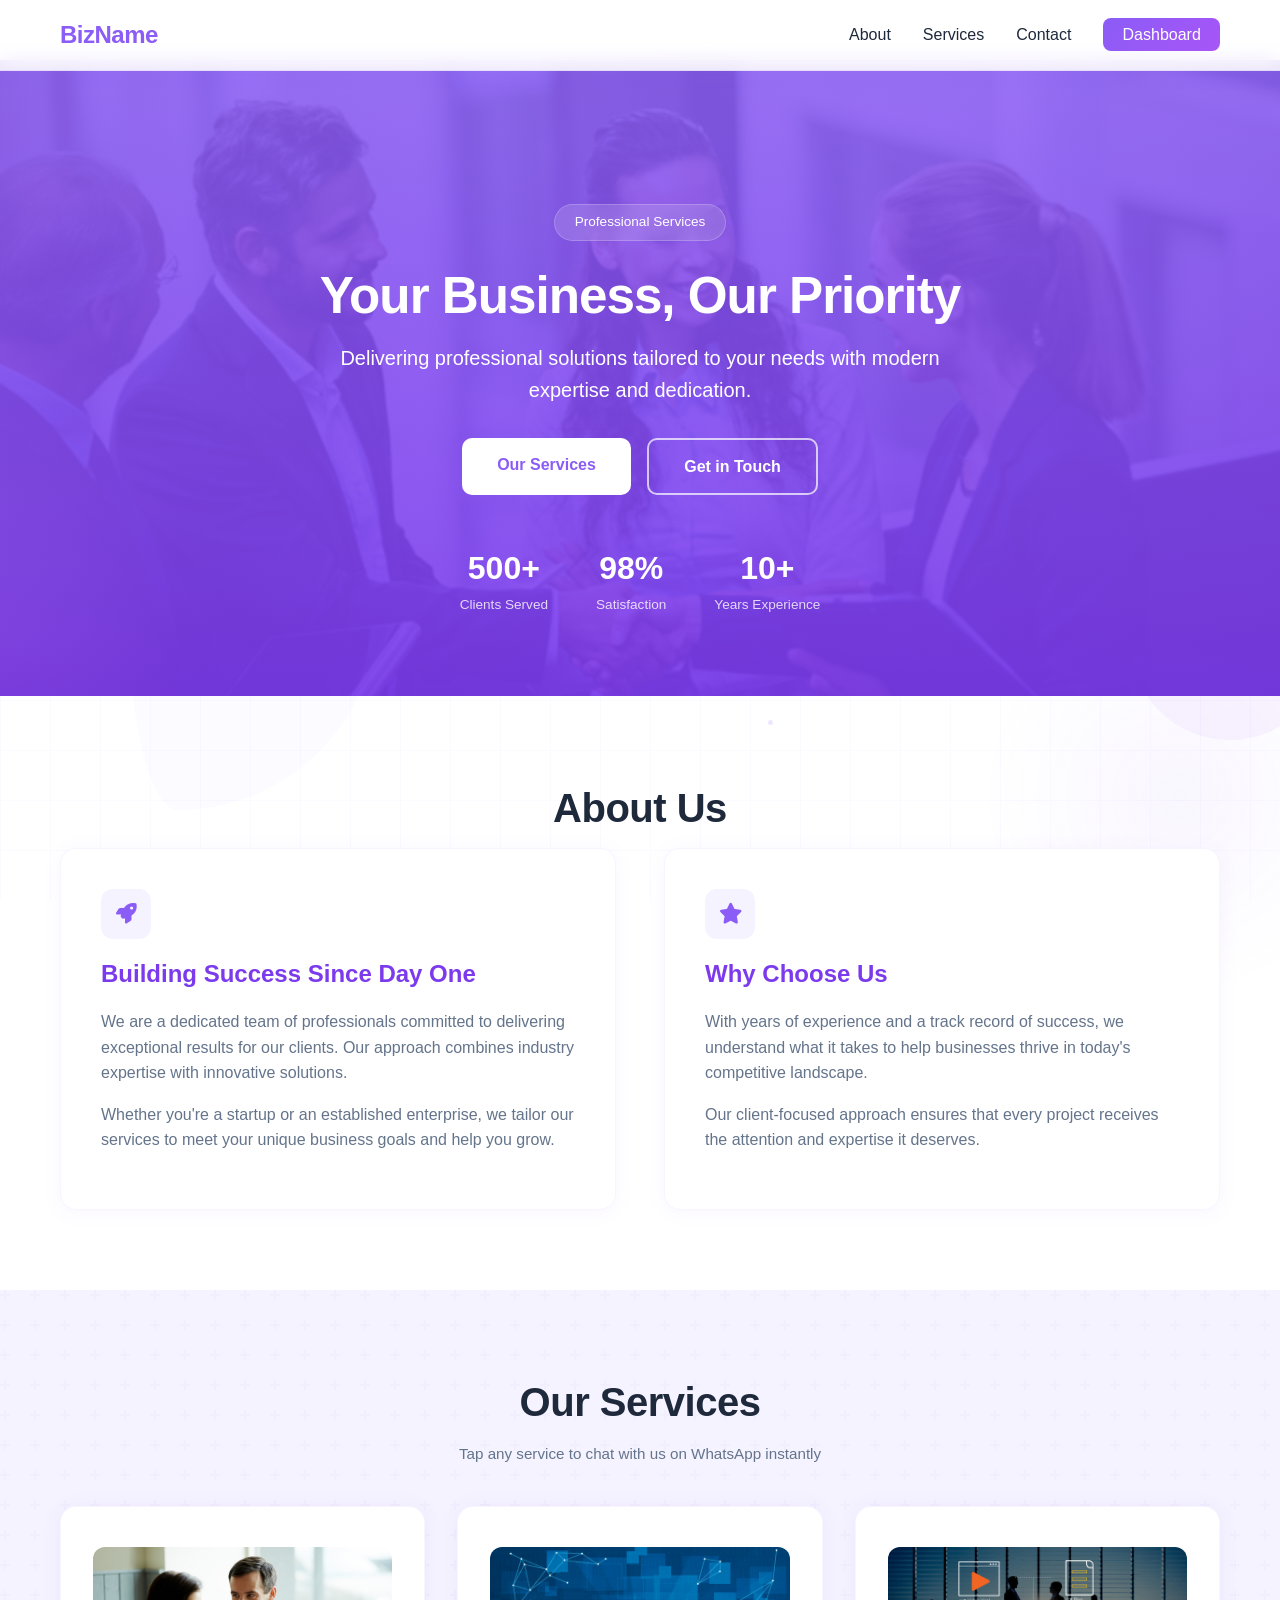
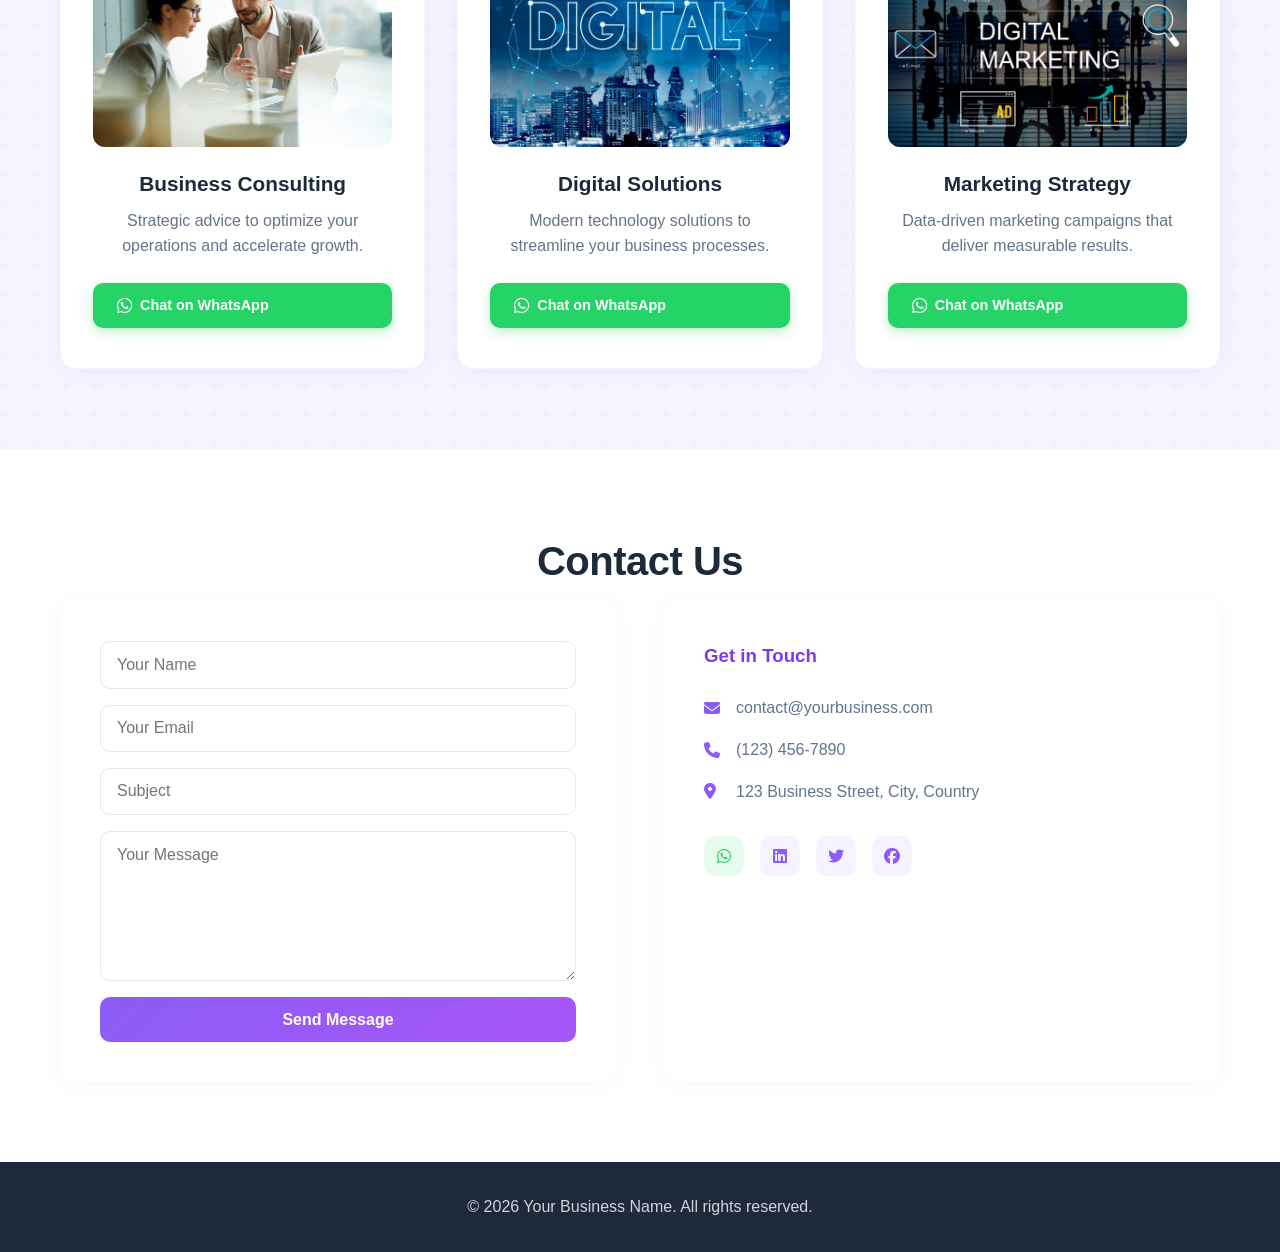
<file: index.html>
<!DOCTYPE html>
<html lang="en">
<head>
    <meta charset="UTF-8">
    <meta name="viewport" content="width=device-width, initial-scale=1.0">
    <title>Your Business Name | Professional Services</title>
    <link rel="stylesheet" href="style.css">
    <link rel="stylesheet" href="https://cdnjs.cloudflare.com/ajax/libs/font-awesome/6.4.0/css/all.min.css">
</head>
<body>
    <div class="bg-animation">
        <div class="shape shape-1"></div>
        <div class="shape shape-2"></div>
        <div class="shape shape-3"></div>
        <div class="shape shape-4"></div>
    </div>
    <div class="grid-pattern"></div>
    <div class="particle particle-1"></div>
    <div class="particle particle-2"></div>
    <div class="particle particle-3"></div>
    <div class="particle particle-4"></div>
    <div class="particle particle-5"></div>
    <div class="particle particle-6"></div>
    <div class="particle particle-7"></div>
    <div class="particle particle-8"></div>
    <nav>
        <div class="container">
            <a href="#" class="logo">BizName</a>
            <button class="menu-toggle" aria-label="Toggle menu">&#9776;</button>
            <ul class="nav-links">
                <li><a href="#about">About</a></li>
                <li><a href="#services">Services</a></li>
                <li><a href="#contact">Contact</a></li>
                <li><a href="dashboard.html" class="nav-dashboard">Dashboard</a></li>
            </ul>
        </div>
    </nav>

    <section class="hero" style="background: linear-gradient(rgba(139, 92, 246, 0.85), rgba(124, 58, 237, 0.9)), url('hero-section.jpg') center/cover no-repeat;">
            <div class="hero-badge animate-on-scroll">Professional Services</div>
            <h1 class="animate-on-scroll">Your Business, Our Priority</h1>
            <p class="animate-on-scroll">Delivering professional solutions tailored to your needs with modern expertise and dedication.</p>
            <div class="hero-buttons animate-on-scroll">
                <a href="#services" class="btn">Our Services</a>
                <a href="#contact" class="btn btn-secondary">Get in Touch</a>
            </div>
            <div class="hero-stats animate-on-scroll">
                <div class="hero-stat">
                    <span class="hero-stat-number">500+</span>
                    <span class="hero-stat-label">Clients Served</span>
                </div>
                <div class="hero-stat">
                    <span class="hero-stat-number">98%</span>
                    <span class="hero-stat-label">Satisfaction</span>
                </div>
                <div class="hero-stat">
                    <span class="hero-stat-number">10+</span>
                    <span class="hero-stat-label">Years Experience</span>
                </div>
            </div>
        </div>
    </section>

    <section id="about" class="about">
        <div class="container">
            <h2 class="section-title animate-on-scroll">About Us</h2>
            <div class="about-content">
                <div class="about-text animate-on-scroll">
                    <div class="about-icon"><i class="fas fa-rocket"></i></div>
                    <h3>Building Success Since Day One</h3>
                    <p>We are a dedicated team of professionals committed to delivering exceptional results for our clients. Our approach combines industry expertise with innovative solutions.</p>
                    <p>Whether you're a startup or an established enterprise, we tailor our services to meet your unique business goals and help you grow.</p>
                </div>
                <div class="about-text animate-on-scroll">
                    <div class="about-icon"><i class="fas fa-star"></i></div>
                    <h3>Why Choose Us</h3>
                    <p>With years of experience and a track record of success, we understand what it takes to help businesses thrive in today's competitive landscape.</p>
                    <p>Our client-focused approach ensures that every project receives the attention and expertise it deserves.</p>
                </div>
            </div>
        </div>
    </section>

    <section id="services" class="services">
        <div class="container">
            <h2 class="section-title animate-on-scroll">Our Services</h2>
            <p class="section-subtitle animate-on-scroll">Tap any service to chat with us on WhatsApp instantly</p>
            <div class="services-grid">
                <div class="service-card animate-on-scroll stagger-1">
                    <img src="business-consulting.jpg" alt="Business Consulting" class="service-image">
                    <h3>Business Consulting</h3>
                    <p>Strategic advice to optimize your operations and accelerate growth.</p>
                    <a href="https://wa.me/1234567890?text=Hi%2C%20I%27m%20interested%20in%20Business%20Consulting%20services" class="btn-whatsapp" target="_blank">
                        <i class="fab fa-whatsapp"></i> Chat on WhatsApp
                    </a>
                </div>
                <div class="service-card animate-on-scroll stagger-2">
                    <img src="digital-solutions.jpg" alt="Digital Solutions" class="service-image">
                    <h3>Digital Solutions</h3>
                    <p>Modern technology solutions to streamline your business processes.</p>
                    <a href="https://wa.me/1234567890?text=Hi%2C%20I%27m%20interested%20in%20Digital%20Solutions%20services" class="btn-whatsapp" target="_blank">
                        <i class="fab fa-whatsapp"></i> Chat on WhatsApp
                    </a>
                </div>
                <div class="service-card animate-on-scroll stagger-3">
                    <img src="marketing-strategy.jpg" alt="Marketing Strategy" class="service-image">
                    <h3>Marketing Strategy</h3>
                    <p>Data-driven marketing campaigns that deliver measurable results.</p>
                    <a href="https://wa.me/1234567890?text=Hi%2C%20I%27m%20interested%20in%20Marketing%20Strategy%20services" class="btn-whatsapp" target="_blank">
                        <i class="fab fa-whatsapp"></i> Chat on WhatsApp
                    </a>
                </div>
            </div>
        </div>
    </section>

    <section id="contact" class="contact">
        <div class="container">
            <h2 class="section-title animate-on-scroll">Contact Us</h2>
            <div class="contact-content">
                <form class="contact-form animate-on-scroll">
                    <input type="text" placeholder="Your Name" required>
                    <input type="email" placeholder="Your Email" required>
                    <input type="text" placeholder="Subject" required>
                    <textarea placeholder="Your Message" required></textarea>
                    <button type="submit">Send Message</button>
                </form>
                <div class="contact-info animate-on-scroll">
                    <h3>Get in Touch</h3>
                    <p><i class="fas fa-envelope"></i> contact@yourbusiness.com</p>
                    <p><i class="fas fa-phone"></i> (123) 456-7890</p>
                    <p><i class="fas fa-map-marker-alt"></i> 123 Business Street, City, Country</p>
                    <div class="contact-social">
                        <a href="https://wa.me/1234567890" class="social-link whatsapp" target="_blank"><i class="fab fa-whatsapp"></i></a>
                        <a href="#" class="social-link"><i class="fab fa-linkedin"></i></a>
                        <a href="#" class="social-link"><i class="fab fa-twitter"></i></a>
                        <a href="#" class="social-link"><i class="fab fa-facebook"></i></a>
                    </div>
                </div>
            </div>
        </div>
    </section>

    <button class="scroll-top" id="scrollTop" aria-label="Scroll to top">
        <i class="fas fa-arrow-up"></i>
    </button>

    <footer>
        <div class="container">
            <p>&copy; 2026 Your Business Name. All rights reserved.</p>
        </div>
    </footer>

    <script src="script.js"></script>
</body>
</html>
</file>
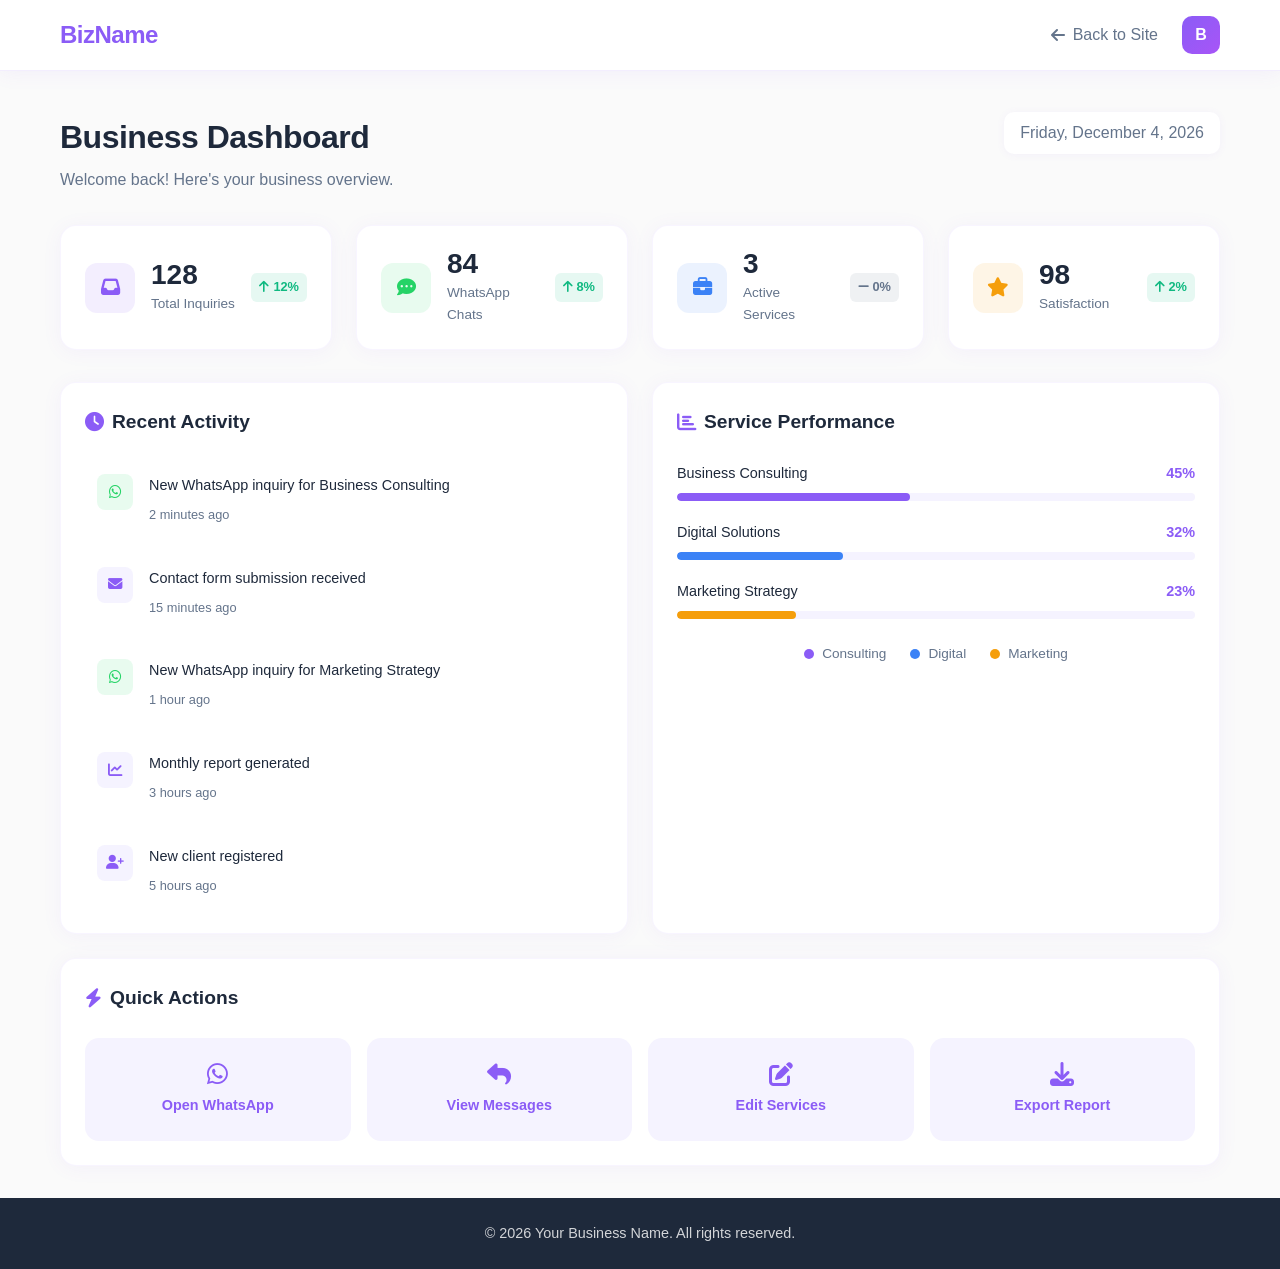
<file: dashboard.html>
<!DOCTYPE html>
<html lang="en">
<head>
    <meta charset="UTF-8">
    <meta name="viewport" content="width=device-width, initial-scale=1.0">
    <title>Dashboard | Your Business Name</title>
    <link rel="stylesheet" href="dashboard.css">
    <link rel="stylesheet" href="https://cdnjs.cloudflare.com/ajax/libs/font-awesome/6.4.0/css/all.min.css">
</head>
<body>
    <nav class="dashboard-nav">
        <div class="container">
            <a href="index.html" class="logo">BizName</a>
            <div class="nav-right">
                <a href="index.html" class="back-link"><i class="fas fa-arrow-left"></i> Back to Site</a>
                <div class="user-menu">
                    <div class="user-avatar">B</div>
                </div>
            </div>
        </div>
    </nav>

    <main class="dashboard-main">
        <div class="container">
            <div class="dashboard-header">
                <div>
                    <h1>Business Dashboard</h1>
                    <p>Welcome back! Here's your business overview.</p>
                </div>
                <div class="dashboard-date" id="currentDate"></div>
            </div>

            <div class="stats-grid">
                <div class="stat-card animate-on-scroll">
                    <div class="stat-icon" style="background: rgba(139, 92, 246, 0.1); color: #8b5cf6;">
                        <i class="fas fa-inbox"></i>
                    </div>
                    <div class="stat-info">
                        <span class="stat-value" id="totalInquiries">128</span>
                        <span class="stat-label">Total Inquiries</span>
                    </div>
                    <span class="stat-change positive"><i class="fas fa-arrow-up"></i> 12%</span>
                </div>
                <div class="stat-card animate-on-scroll">
                    <div class="stat-icon" style="background: rgba(37, 211, 102, 0.1); color: #25D366;">
                        <i class="fas fa-comment-dots"></i>
                    </div>
                    <div class="stat-info">
                        <span class="stat-value" id="whatsappChats">84</span>
                        <span class="stat-label">WhatsApp Chats</span>
                    </div>
                    <span class="stat-change positive"><i class="fas fa-arrow-up"></i> 8%</span>
                </div>
                <div class="stat-card animate-on-scroll">
                    <div class="stat-icon" style="background: rgba(59, 130, 246, 0.1); color: #3b82f6;">
                        <i class="fas fa-briefcase"></i>
                    </div>
                    <div class="stat-info">
                        <span class="stat-value">3</span>
                        <span class="stat-label">Active Services</span>
                    </div>
                    <span class="stat-change neutral"><i class="fas fa-minus"></i> 0%</span>
                </div>
                <div class="stat-card animate-on-scroll">
                    <div class="stat-icon" style="background: rgba(245, 158, 11, 0.1); color: #f59e0b;">
                        <i class="fas fa-star"></i>
                    </div>
                    <div class="stat-info">
                        <span class="stat-value">98%</span>
                        <span class="stat-label">Satisfaction</span>
                    </div>
                    <span class="stat-change positive"><i class="fas fa-arrow-up"></i> 2%</span>
                </div>
            </div>

            <div class="dashboard-grid">
                <div class="card activity-card">
                    <div class="card-header">
                        <h2><i class="fas fa-clock"></i> Recent Activity</h2>
                    </div>
                    <div class="activity-list">
                        <div class="activity-item">
                            <div class="activity-icon whatsapp"><i class="fab fa-whatsapp"></i></div>
                            <div class="activity-info">
                                <p class="activity-text">New WhatsApp inquiry for Business Consulting</p>
                                <span class="activity-time">2 minutes ago</span>
                            </div>
                        </div>
                        <div class="activity-item">
                            <div class="activity-icon"><i class="fas fa-envelope"></i></div>
                            <div class="activity-info">
                                <p class="activity-text">Contact form submission received</p>
                                <span class="activity-time">15 minutes ago</span>
                            </div>
                        </div>
                        <div class="activity-item">
                            <div class="activity-icon whatsapp"><i class="fab fa-whatsapp"></i></div>
                            <div class="activity-info">
                                <p class="activity-text">New WhatsApp inquiry for Marketing Strategy</p>
                                <span class="activity-time">1 hour ago</span>
                            </div>
                        </div>
                        <div class="activity-item">
                            <div class="activity-icon"><i class="fas fa-chart-line"></i></div>
                            <div class="activity-info">
                                <p class="activity-text">Monthly report generated</p>
                                <span class="activity-time">3 hours ago</span>
                            </div>
                        </div>
                        <div class="activity-item">
                            <div class="activity-icon"><i class="fas fa-user-plus"></i></div>
                            <div class="activity-info">
                                <p class="activity-text">New client registered</p>
                                <span class="activity-time">5 hours ago</span>
                            </div>
                        </div>
                    </div>
                </div>

                <div class="card performance-card">
                    <div class="card-header">
                        <h2><i class="fas fa-chart-bar"></i> Service Performance</h2>
                    </div>
                    <div class="performance-list">
                        <div class="performance-item">
                            <div class="performance-info">
                                <span class="performance-name">Business Consulting</span>
                                <span class="performance-value">45%</span>
                            </div>
                            <div class="progress-bar">
                                <div class="progress-fill" style="width: 45%; background: var(--primary);"></div>
                            </div>
                        </div>
                        <div class="performance-item">
                            <div class="performance-info">
                                <span class="performance-name">Digital Solutions</span>
                                <span class="performance-value">32%</span>
                            </div>
                            <div class="progress-bar">
                                <div class="progress-fill" style="width: 32%; background: #3b82f6;"></div>
                            </div>
                        </div>
                        <div class="performance-item">
                            <div class="performance-info">
                                <span class="performance-name">Marketing Strategy</span>
                                <span class="performance-value">23%</span>
                            </div>
                            <div class="progress-bar">
                                <div class="progress-fill" style="width: 23%; background: #f59e0b;"></div>
                            </div>
                        </div>
                    </div>
                    <div class="chart-legend">
                        <span class="legend-item"><span class="legend-dot" style="background: var(--primary);"></span> Consulting</span>
                        <span class="legend-item"><span class="legend-dot" style="background: #3b82f6;"></span> Digital</span>
                        <span class="legend-item"><span class="legend-dot" style="background: #f59e0b;"></span> Marketing</span>
                    </div>
                </div>
            </div>

            <div class="card quick-actions-card">
                <div class="card-header">
                    <h2><i class="fas fa-bolt"></i> Quick Actions</h2>
                </div>
                <div class="actions-grid">
                    <a href="https://wa.me/1234567890" class="action-btn" target="_blank">
                        <i class="fab fa-whatsapp"></i>
                        <span>Open WhatsApp</span>
                    </a>
                    <a href="#contact" class="action-btn">
                        <i class="fas fa-reply"></i>
                        <span>View Messages</span>
                    </a>
                    <a href="#" class="action-btn">
                        <i class="fas fa-edit"></i>
                        <span>Edit Services</span>
                    </a>
                    <a href="#" class="action-btn">
                        <i class="fas fa-download"></i>
                        <span>Export Report</span>
                    </a>
                </div>
            </div>
        </div>
    </main>

    <footer class="dashboard-footer">
        <div class="container">
            <p>&copy; 2026 Your Business Name. All rights reserved.</p>
        </div>
    </footer>

    <script src="dashboard.js"></script>
</body>
</html>
</file>
<file: style.css>
* {
    margin: 0;
    padding: 0;
    box-sizing: border-box;
}

:root {
    --primary: #8b5cf6;
    --primary-dark: #7c3aed;
    --primary-light: #c4b5fd;
    --primary-bg: #f5f3ff;
    --whatsapp: #25D366;
    --whatsapp-dark: #1da851;
    --secondary: #64748b;
    --dark: #1e293b;
    --light: #fafafa;
    --white: #ffffff;
    --gray: #e2e8f0;
    --gradient: linear-gradient(135deg, var(--primary) 0%, #a855f7 100%);
}

body {
    font-family: -apple-system, BlinkMacSystemFont, 'Segoe UI', Roboto, Oxygen, Ubuntu, sans-serif;
    line-height: 1.6;
    color: var(--dark);
    background: var(--white);
    overflow-x: hidden;
    position: relative;
}

/* Background Animations */
.bg-animation {
    position: fixed;
    top: 0;
    left: 0;
    width: 100%;
    height: 100%;
    pointer-events: none;
    z-index: 0;
    overflow: hidden;
}

/* Floating Geometric Shapes */
.shape {
    position: absolute;
    opacity: 0.06;
    animation: floatShape 20s infinite ease-in-out;
}

.shape-1 {
    width: 300px;
    height: 300px;
    background: var(--primary);
    border-radius: 30% 70% 70% 30% / 30% 30% 70% 70%;
    top: 10%;
    left: -100px;
    animation-delay: 0s;
}

.shape-2 {
    width: 200px;
    height: 200px;
    background: #a855f7;
    border-radius: 50%;
    top: 60%;
    right: -50px;
    animation-delay: 5s;
}

.shape-3 {
    width: 250px;
    height: 250px;
    background: var(--primary-light);
    border-radius: 20% 80% 80% 20% / 20% 20% 80% 80%;
    bottom: 10%;
    left: 10%;
    animation-delay: 10s;
}

.shape-4 {
    width: 180px;
    height: 180px;
    background: var(--primary);
    border-radius: 40% 60% 60% 40% / 60% 40% 60% 40%;
    top: 30%;
    right: 10%;
    animation-delay: 15s;
}

@keyframes floatShape {
    0%, 100% {
        transform: translate(0, 0) rotate(0deg);
    }
    25% {
        transform: translate(30px, -30px) rotate(90deg);
    }
    50% {
        transform: translate(-20px, 20px) rotate(180deg);
    }
    75% {
        transform: translate(20px, -10px) rotate(270deg);
    }
}

/* Animated Grid Pattern */
.grid-pattern {
    position: fixed;
    top: 0;
    left: 0;
    width: 100%;
    height: 100%;
    pointer-events: none;
    z-index: 0;
    opacity: 0.03;
    background-image:
        linear-gradient(var(--primary) 1px, transparent 1px),
        linear-gradient(90deg, var(--primary) 1px, transparent 1px);
    background-size: 50px 50px;
    animation: gridMove 30s linear infinite;
}

@keyframes gridMove {
    0% {
        transform: translate(0, 0);
    }
    100% {
        transform: translate(50px, 50px);
    }
}

/* Floating Particles */
.particle {
    position: fixed;
    width: 4px;
    height: 4px;
    background: var(--primary);
    border-radius: 50%;
    opacity: 0.15;
    pointer-events: none;
    z-index: 0;
    animation: particleFloat 15s infinite ease-in-out;
}

.particle-1 { top: 20%; left: 10%; animation-delay: 0s; }
.particle-2 { top: 40%; left: 80%; animation-delay: 2s; width: 6px; height: 6px; }
.particle-3 { top: 60%; left: 30%; animation-delay: 4s; }
.particle-4 { top: 80%; left: 60%; animation-delay: 6s; width: 5px; height: 5px; }
.particle-5 { top: 10%; left: 50%; animation-delay: 8s; }
.particle-6 { top: 70%; left: 90%; animation-delay: 10s; width: 6px; height: 6px; }
.particle-7 { top: 50%; left: 20%; animation-delay: 12s; }
.particle-8 { top: 30%; left: 70%; animation-delay: 14s; width: 5px; height: 5px; }

@keyframes particleFloat {
    0%, 100% {
        transform: translateY(0) translateX(0);
        opacity: 0.15;
    }
    50% {
        transform: translateY(-50px) translateX(20px);
        opacity: 0.3;
    }
}

/* Section-specific background accents */
.about::before {
    content: '';
    position: absolute;
    top: -100px;
    right: -100px;
    width: 400px;
    height: 400px;
    background: radial-gradient(circle, rgba(139, 92, 246, 0.05) 0%, transparent 70%);
    pointer-events: none;
}

.services::before {
    content: '';
    position: absolute;
    top: 0;
    left: 0;
    width: 100%;
    height: 100%;
    background: url("data:image/svg+xml,%3Csvg width='60' height='60' viewBox='0 0 60 60' xmlns='http://www.w3.org/2000/svg'%3E%3Cg fill='none' fill-rule='evenodd'%3E%3Cg fill='%238b5cf6' fill-opacity='0.03'%3E%3Cpath d='M36 34v-4h-2v4h-4v2h4v4h2v-4h4v-2h-4zm0-30V0h-2v4h-4v2h4v4h2V6h4V4h-4zM6 34v-4H4v4H0v2h4v4h2v-4h4v-2H6zM6 4V0H4v4H0v2h4v4h2V6h4V4H6z'/%3E%3C/g%3E%3C/g%3E%3C/svg%3E");
    pointer-events: none;
}

section {
    position: relative;
    z-index: 1;
}

nav, .hero .container, .container {
    position: relative;
    z-index: 2;
}

.container {
    max-width: 1200px;
    margin: 0 auto;
    padding: 0 20px;
}

/* Navigation */
nav {
    background: rgba(255, 255, 255, 0.85);
    backdrop-filter: blur(10px);
    -webkit-backdrop-filter: blur(10px);
    box-shadow: 0 1px 20px rgba(139, 92, 246, 0.08);
    position: fixed;
    width: 100%;
    top: 0;
    z-index: 1000;
    border-bottom: 1px solid rgba(139, 92, 246, 0.1);
}

nav .container {
    display: flex;
    justify-content: space-between;
    align-items: center;
    padding: 1rem 20px;
}

.logo {
    font-size: 1.5rem;
    font-weight: 700;
    color: var(--primary);
    text-decoration: none;
    letter-spacing: -0.5px;
}

.nav-links {
    display: flex;
    list-style: none;
    gap: 2rem;
    align-items: center;
}

.nav-links a {
    text-decoration: none;
    color: var(--dark);
    font-weight: 500;
    transition: color 0.3s;
    position: relative;
}

.nav-links a::after {
    content: '';
    position: absolute;
    bottom: -4px;
    left: 0;
    width: 0;
    height: 2px;
    background: var(--primary);
    transition: width 0.3s;
}

.nav-links a:hover {
    color: var(--primary);
}

.nav-links a:hover::after {
    width: 100%;
}

.nav-dashboard {
    background: var(--gradient);
    color: var(--white) !important;
    padding: 0.5rem 1.2rem;
    border-radius: 8px;
    transition: transform 0.3s, box-shadow 0.3s !important;
}

.nav-dashboard::after {
    display: none;
}

.nav-dashboard:hover {
    transform: translateY(-2px);
    box-shadow: 0 4px 12px rgba(139, 92, 246, 0.3);
    color: var(--white) !important;
}

.menu-toggle {
    display: none;
    background: none;
    border: none;
    font-size: 1.5rem;
    cursor: pointer;
    color: var(--dark);
}

/* Hero Section */
.hero {
    color: var(--white);
    padding: 9rem 0 5rem;
    text-align: center;
    margin-top: 60px;
    position: relative;
    overflow: hidden;
}

.hero .container {
    position: relative;
    z-index: 1;
}

.hero-badge {
    display: inline-block;
    background: rgba(255, 255, 255, 0.15);
    backdrop-filter: blur(10px);
    padding: 0.4rem 1.2rem;
    border-radius: 50px;
    font-size: 0.85rem;
    font-weight: 500;
    margin-bottom: 1.5rem;
    border: 1px solid rgba(255, 255, 255, 0.2);
}

.hero h1 {
    font-size: 3.2rem;
    margin-bottom: 1rem;
    font-weight: 700;
    letter-spacing: -1px;
    line-height: 1.2;
}

.hero p {
    font-size: 1.25rem;
    margin-bottom: 2rem;
    opacity: 0.9;
    max-width: 600px;
    margin-left: auto;
    margin-right: auto;
}

.hero-buttons {
    display: flex;
    gap: 1rem;
    justify-content: center;
    flex-wrap: wrap;
}

.btn {
    display: inline-block;
    background: var(--white);
    color: var(--primary);
    padding: 0.85rem 2.2rem;
    border-radius: 10px;
    text-decoration: none;
    font-weight: 600;
    transition: transform 0.3s, box-shadow 0.3s;
    box-shadow: 0 4px 14px rgba(139, 92, 246, 0.25);
}

.btn:hover {
    transform: translateY(-3px);
    box-shadow: 0 6px 20px rgba(139, 92, 246, 0.35);
}

.btn-secondary {
    background: transparent;
    color: var(--white);
    border: 2px solid rgba(255, 255, 255, 0.7);
    margin-left: 0;
    box-shadow: none;
}

.btn-secondary:hover {
    background: rgba(255, 255, 255, 0.1);
    color: var(--white);
    border-color: var(--white);
}

.hero-stats {
    display: flex;
    justify-content: center;
    gap: 3rem;
    margin-top: 3rem;
    flex-wrap: wrap;
}

.hero-stat {
    display: flex;
    flex-direction: column;
    align-items: center;
}

.hero-stat-number {
    font-size: 2rem;
    font-weight: 700;
}

.hero-stat-label {
    font-size: 0.85rem;
    opacity: 0.8;
}

/* Sections */
section {
    padding: 5rem 0;
}

.section-title {
    text-align: center;
    font-size: 2.5rem;
    margin-bottom: 0.5rem;
    color: var(--dark);
    font-weight: 700;
    letter-spacing: -0.5px;
}

.section-subtitle {
    text-align: center;
    color: var(--secondary);
    margin-bottom: 2.5rem;
    font-size: 0.95rem;
}

/* About */
.about-content {
    display: grid;
    grid-template-columns: 1fr 1fr;
    gap: 3rem;
    align-items: start;
}

.about-text {
    background: var(--white);
    padding: 2.5rem;
    border-radius: 16px;
    box-shadow: 0 2px 20px rgba(139, 92, 246, 0.06);
    border: 1px solid rgba(139, 92, 246, 0.06);
}

.about-icon {
    width: 50px;
    height: 50px;
    background: var(--primary-bg);
    border-radius: 12px;
    display: flex;
    align-items: center;
    justify-content: center;
    margin-bottom: 1rem;
    color: var(--primary);
    font-size: 1.3rem;
}

.about-text h3 {
    font-size: 1.5rem;
    margin-bottom: 1rem;
    color: var(--primary-dark);
}

.about-text p {
    color: var(--secondary);
    margin-bottom: 1rem;
}

/* Services */
.services {
    background: var(--primary-bg);
}

.services-grid {
    display: grid;
    grid-template-columns: repeat(3, 1fr);
    gap: 2rem;
}

.service-card {
    background: var(--white);
    padding: 2.5rem 2rem;
    border-radius: 16px;
    box-shadow: 0 2px 20px rgba(139, 92, 246, 0.08);
    transition: transform 0.4s, box-shadow 0.4s;
    border: 1px solid rgba(139, 92, 246, 0.06);
    text-align: center;
    display: flex;
    flex-direction: column;
}

.service-card:hover {
    transform: translateY(-8px);
    box-shadow: 0 12px 32px rgba(139, 92, 246, 0.15);
}

.service-image {
    width: 100%;
    height: 200px;
    object-fit: cover;
    border-radius: 12px;
    margin-bottom: 1.2rem;
    transition: transform 0.4s;
}

.service-card:hover .service-image {
    transform: scale(1.05);
}

.service-card h3 {
    margin-bottom: 0.5rem;
    color: var(--dark);
    font-size: 1.3rem;
}

.service-card p {
    color: var(--secondary);
    margin-bottom: 1.5rem;
    flex-grow: 1;
}

.btn-whatsapp {
    display: inline-flex;
    align-items: center;
    gap: 0.5rem;
    background: var(--whatsapp);
    color: var(--white);
    padding: 0.7rem 1.5rem;
    border-radius: 10px;
    text-decoration: none;
    font-weight: 600;
    font-size: 0.9rem;
    transition: background 0.3s, transform 0.3s, box-shadow 0.3s;
    box-shadow: 0 4px 12px rgba(37, 211, 102, 0.3);
}

.btn-whatsapp:hover {
    background: var(--whatsapp-dark);
    transform: translateY(-2px);
    box-shadow: 0 6px 16px rgba(37, 211, 102, 0.4);
}

.btn-whatsapp i {
    font-size: 1.1rem;
}

/* Contact */
.contact-content {
    display: grid;
    grid-template-columns: 1fr 1fr;
    gap: 3rem;
}

.contact-form {
    display: flex;
    flex-direction: column;
    gap: 1rem;
    background: var(--white);
    padding: 2.5rem;
    border-radius: 16px;
    box-shadow: 0 2px 20px rgba(139, 92, 246, 0.06);
}

.contact-form input,
.contact-form textarea {
    padding: 0.85rem 1rem;
    border: 1px solid var(--gray);
    border-radius: 10px;
    font-size: 1rem;
    font-family: inherit;
    transition: border-color 0.3s, box-shadow 0.3s;
}

.contact-form input:focus,
.contact-form textarea:focus {
    outline: none;
    border-color: var(--primary);
    box-shadow: 0 0 0 3px rgba(139, 92, 246, 0.15);
}

.contact-form textarea {
    min-height: 150px;
    resize: vertical;
}

.contact-form button {
    background: var(--gradient);
    color: var(--white);
    padding: 0.85rem;
    border: none;
    border-radius: 10px;
    font-size: 1rem;
    font-weight: 600;
    cursor: pointer;
    transition: transform 0.2s, box-shadow 0.3s;
}

.contact-form button:hover {
    transform: translateY(-2px);
    box-shadow: 0 6px 16px rgba(139, 92, 246, 0.3);
}

.contact-info {
    background: var(--white);
    padding: 2.5rem;
    border-radius: 16px;
    box-shadow: 0 2px 20px rgba(139, 92, 246, 0.06);
}

.contact-info h3 {
    margin-bottom: 1.5rem;
    color: var(--primary-dark);
}

.contact-info p {
    margin-bottom: 1rem;
    color: var(--secondary);
    display: flex;
    align-items: center;
    gap: 0.75rem;
}

.contact-info p i {
    color: var(--primary);
    width: 20px;
}

.contact-social {
    display: flex;
    gap: 1rem;
    margin-top: 2rem;
}

.social-link {
    width: 40px;
    height: 40px;
    border-radius: 10px;
    display: flex;
    align-items: center;
    justify-content: center;
    background: var(--primary-bg);
    color: var(--primary);
    text-decoration: none;
    transition: background 0.3s, transform 0.3s;
}

.social-link:hover {
    background: var(--primary);
    color: var(--white);
    transform: translateY(-2px);
}

.social-link.whatsapp {
    background: rgba(37, 211, 102, 0.1);
    color: var(--whatsapp);
}

.social-link.whatsapp:hover {
    background: var(--whatsapp);
    color: var(--white);
}

/* Footer */
footer {
    background: var(--dark);
    color: var(--white);
    text-align: center;
    padding: 2rem 0;
}

footer p {
    opacity: 0.8;
}

/* Scroll to Top */
.scroll-top {
    position: fixed;
    bottom: 2rem;
    right: 2rem;
    width: 45px;
    height: 45px;
    border-radius: 12px;
    background: var(--gradient);
    color: var(--white);
    border: none;
    cursor: pointer;
    font-size: 1.1rem;
    display: flex;
    align-items: center;
    justify-content: center;
    opacity: 0;
    visibility: hidden;
    transition: opacity 0.3s, visibility 0.3s, transform 0.3s;
    box-shadow: 0 4px 12px rgba(139, 92, 246, 0.3);
    z-index: 999;
}

.scroll-top.visible {
    opacity: 1;
    visibility: visible;
}

.scroll-top:hover {
    transform: translateY(-3px);
}

/* Scroll Animations */
.animate-on-scroll {
    opacity: 0;
    transform: translateY(30px);
    transition: opacity 0.7s cubic-bezier(0.4, 0, 0.2, 1), transform 0.7s cubic-bezier(0.4, 0, 0.2, 1);
}

.animate-on-scroll.visible {
    opacity: 1;
    transform: translateY(0);
}

.stagger-1 { transition-delay: 0ms; }
.stagger-2 { transition-delay: 150ms; }
.stagger-3 { transition-delay: 300ms; }

/* Responsive */
@media (max-width: 768px) {
    .menu-toggle {
        display: block;
    }

    .nav-links {
        display: none;
        position: absolute;
        top: 100%;
        left: 0;
        right: 0;
        background: rgba(255, 255, 255, 0.95);
        backdrop-filter: blur(10px);
        flex-direction: column;
        padding: 1.5rem;
        box-shadow: 0 4px 20px rgba(139, 92, 246, 0.1);
    }

    .nav-links.active {
        display: flex;
    }

    .hero h1 {
        font-size: 2rem;
    }

    .about-content,
    .contact-content {
        grid-template-columns: 1fr;
    }

    .services-grid {
        grid-template-columns: 1fr;
    }

    .hero-stats {
        gap: 1.5rem;
    }

    .hero-buttons {
        flex-direction: column;
        align-items: center;
    }

    .btn-secondary {
        margin-top: 0;
    }
}
</file>
<file: dashboard.css>
* {
    margin: 0;
    padding: 0;
    box-sizing: border-box;
}

:root {
    --primary: #8b5cf6;
    --primary-dark: #7c3aed;
    --primary-light: #c4b5fd;
    --primary-bg: #f5f3ff;
    --whatsapp: #25D366;
    --whatsapp-dark: #1da851;
    --secondary: #64748b;
    --dark: #1e293b;
    --light: #fafafa;
    --white: #ffffff;
    --gray: #e2e8f0;
    --success: #10b981;
    --warning: #f59e0b;
    --gradient: linear-gradient(135deg, var(--primary) 0%, #a855f7 100%);
}

body {
    font-family: -apple-system, BlinkMacSystemFont, 'Segoe UI', Roboto, Oxygen, Ubuntu, sans-serif;
    line-height: 1.6;
    color: var(--dark);
    background: var(--light);
    overflow-x: hidden;
}

.container {
    max-width: 1200px;
    margin: 0 auto;
    padding: 0 20px;
}

/* Dashboard Nav */
.dashboard-nav {
    background: var(--white);
    box-shadow: 0 1px 20px rgba(139, 92, 246, 0.08);
    position: fixed;
    width: 100%;
    top: 0;
    z-index: 1000;
    border-bottom: 1px solid rgba(139, 92, 246, 0.1);
}

.dashboard-nav .container {
    display: flex;
    justify-content: space-between;
    align-items: center;
    padding: 1rem 20px;
}

.dashboard-nav .logo {
    font-size: 1.5rem;
    font-weight: 700;
    color: var(--primary);
    text-decoration: none;
    letter-spacing: -0.5px;
}

.nav-right {
    display: flex;
    align-items: center;
    gap: 1.5rem;
}

.back-link {
    color: var(--secondary);
    text-decoration: none;
    font-weight: 500;
    transition: color 0.3s;
    display: flex;
    align-items: center;
    gap: 0.5rem;
}

.back-link:hover {
    color: var(--primary);
}

.user-menu {
    display: flex;
    align-items: center;
}

.user-avatar {
    width: 38px;
    height: 38px;
    border-radius: 10px;
    background: var(--gradient);
    color: var(--white);
    display: flex;
    align-items: center;
    justify-content: center;
    font-weight: 700;
    font-size: 1rem;
}

/* Dashboard Main */
.dashboard-main {
    margin-top: 80px;
    padding: 2rem 0;
    min-height: calc(100vh - 80px - 60px);
}

.dashboard-header {
    display: flex;
    justify-content: space-between;
    align-items: start;
    margin-bottom: 2rem;
    flex-wrap: wrap;
    gap: 1rem;
}

.dashboard-header h1 {
    font-size: 2rem;
    font-weight: 700;
    color: var(--dark);
    letter-spacing: -0.5px;
}

.dashboard-header p {
    color: var(--secondary);
    margin-top: 0.25rem;
}

.dashboard-date {
    color: var(--secondary);
    font-weight: 500;
    padding: 0.5rem 1rem;
    background: var(--white);
    border-radius: 10px;
    box-shadow: 0 1px 8px rgba(139, 92, 246, 0.06);
}

/* Stats Grid */
.stats-grid {
    display: grid;
    grid-template-columns: repeat(4, 1fr);
    gap: 1.5rem;
    margin-bottom: 2rem;
}

.stat-card {
    background: var(--white);
    padding: 1.5rem;
    border-radius: 16px;
    box-shadow: 0 2px 20px rgba(139, 92, 246, 0.06);
    border: 1px solid rgba(139, 92, 246, 0.06);
    display: flex;
    align-items: center;
    gap: 1rem;
    transition: transform 0.3s, box-shadow 0.3s;
}

.stat-card:hover {
    transform: translateY(-4px);
    box-shadow: 0 8px 24px rgba(139, 92, 246, 0.12);
}

.stat-icon {
    width: 50px;
    height: 50px;
    border-radius: 12px;
    display: flex;
    align-items: center;
    justify-content: center;
    font-size: 1.2rem;
    flex-shrink: 0;
}

.stat-info {
    display: flex;
    flex-direction: column;
    flex-grow: 1;
}

.stat-value {
    font-size: 1.75rem;
    font-weight: 700;
    color: var(--dark);
    line-height: 1;
}

.stat-label {
    font-size: 0.85rem;
    color: var(--secondary);
    margin-top: 0.25rem;
}

.stat-change {
    font-size: 0.8rem;
    font-weight: 600;
    padding: 0.25rem 0.5rem;
    border-radius: 6px;
    display: flex;
    align-items: center;
    gap: 0.25rem;
}

.stat-change.positive {
    background: rgba(16, 185, 129, 0.1);
    color: var(--success);
}

.stat-change.negative {
    background: rgba(239, 68, 68, 0.1);
    color: #ef4444;
}

.stat-change.neutral {
    background: rgba(100, 116, 139, 0.1);
    color: var(--secondary);
}

/* Dashboard Grid */
.dashboard-grid {
    display: grid;
    grid-template-columns: 1fr 1fr;
    gap: 1.5rem;
    margin-bottom: 1.5rem;
}

.card {
    background: var(--white);
    padding: 1.5rem;
    border-radius: 16px;
    box-shadow: 0 2px 20px rgba(139, 92, 246, 0.06);
    border: 1px solid rgba(139, 92, 246, 0.06);
}

.card-header {
    margin-bottom: 1.5rem;
}

.card-header h2 {
    font-size: 1.2rem;
    font-weight: 600;
    color: var(--dark);
    display: flex;
    align-items: center;
    gap: 0.5rem;
}

.card-header h2 i {
    color: var(--primary);
}

/* Activity List */
.activity-list {
    display: flex;
    flex-direction: column;
    gap: 1rem;
}

.activity-item {
    display: flex;
    align-items: start;
    gap: 1rem;
    padding: 0.75rem;
    border-radius: 10px;
    transition: background 0.3s;
}

.activity-item:hover {
    background: var(--primary-bg);
}

.activity-icon {
    width: 36px;
    height: 36px;
    border-radius: 8px;
    background: var(--primary-bg);
    color: var(--primary);
    display: flex;
    align-items: center;
    justify-content: center;
    font-size: 0.9rem;
    flex-shrink: 0;
}

.activity-icon.whatsapp {
    background: rgba(37, 211, 102, 0.1);
    color: var(--whatsapp);
}

.activity-info {
    flex-grow: 1;
}

.activity-text {
    font-size: 0.9rem;
    color: var(--dark);
    margin-bottom: 0.25rem;
}

.activity-time {
    font-size: 0.8rem;
    color: var(--secondary);
}

/* Performance */
.performance-list {
    display: flex;
    flex-direction: column;
    gap: 1.25rem;
    margin-bottom: 1.5rem;
}

.performance-item {
    display: flex;
    flex-direction: column;
    gap: 0.5rem;
}

.performance-info {
    display: flex;
    justify-content: space-between;
    align-items: center;
}

.performance-name {
    font-size: 0.9rem;
    color: var(--dark);
    font-weight: 500;
}

.performance-value {
    font-size: 0.9rem;
    font-weight: 700;
    color: var(--primary);
}

.progress-bar {
    height: 8px;
    background: var(--primary-bg);
    border-radius: 10px;
    overflow: hidden;
}

.progress-fill {
    height: 100%;
    border-radius: 10px;
    transition: width 0.8s cubic-bezier(0.4, 0, 0.2, 1);
}

.chart-legend {
    display: flex;
    gap: 1.5rem;
    justify-content: center;
}

.legend-item {
    display: flex;
    align-items: center;
    gap: 0.5rem;
    font-size: 0.85rem;
    color: var(--secondary);
}

.legend-dot {
    width: 10px;
    height: 10px;
    border-radius: 50%;
}

/* Quick Actions */
.actions-grid {
    display: grid;
    grid-template-columns: repeat(4, 1fr);
    gap: 1rem;
}

.action-btn {
    display: flex;
    flex-direction: column;
    align-items: center;
    gap: 0.5rem;
    padding: 1.5rem 1rem;
    background: var(--primary-bg);
    border-radius: 14px;
    text-decoration: none;
    color: var(--primary);
    font-weight: 600;
    font-size: 0.9rem;
    transition: background 0.3s, transform 0.3s, box-shadow 0.3s;
}

.action-btn:hover {
    background: var(--primary);
    color: var(--white);
    transform: translateY(-4px);
    box-shadow: 0 8px 20px rgba(139, 92, 246, 0.25);
}

.action-btn i {
    font-size: 1.5rem;
}

/* Footer */
.dashboard-footer {
    background: var(--dark);
    color: var(--white);
    text-align: center;
    padding: 1.5rem 0;
}

.dashboard-footer p {
    opacity: 0.8;
    font-size: 0.9rem;
}

/* Scroll Animations */
.animate-on-scroll {
    opacity: 0;
    transform: translateY(20px);
    transition: opacity 0.6s cubic-bezier(0.4, 0, 0.2, 1), transform 0.6s cubic-bezier(0.4, 0, 0.2, 1);
}

.animate-on-scroll.visible {
    opacity: 1;
    transform: translateY(0);
}

/* Responsive */
@media (max-width: 1024px) {
    .stats-grid {
        grid-template-columns: repeat(2, 1fr);
    }
}

@media (max-width: 768px) {
    .stats-grid {
        grid-template-columns: 1fr;
    }

    .dashboard-grid {
        grid-template-columns: 1fr;
    }

    .actions-grid {
        grid-template-columns: repeat(2, 1fr);
    }

    .dashboard-header {
        flex-direction: column;
    }
}
</file>
